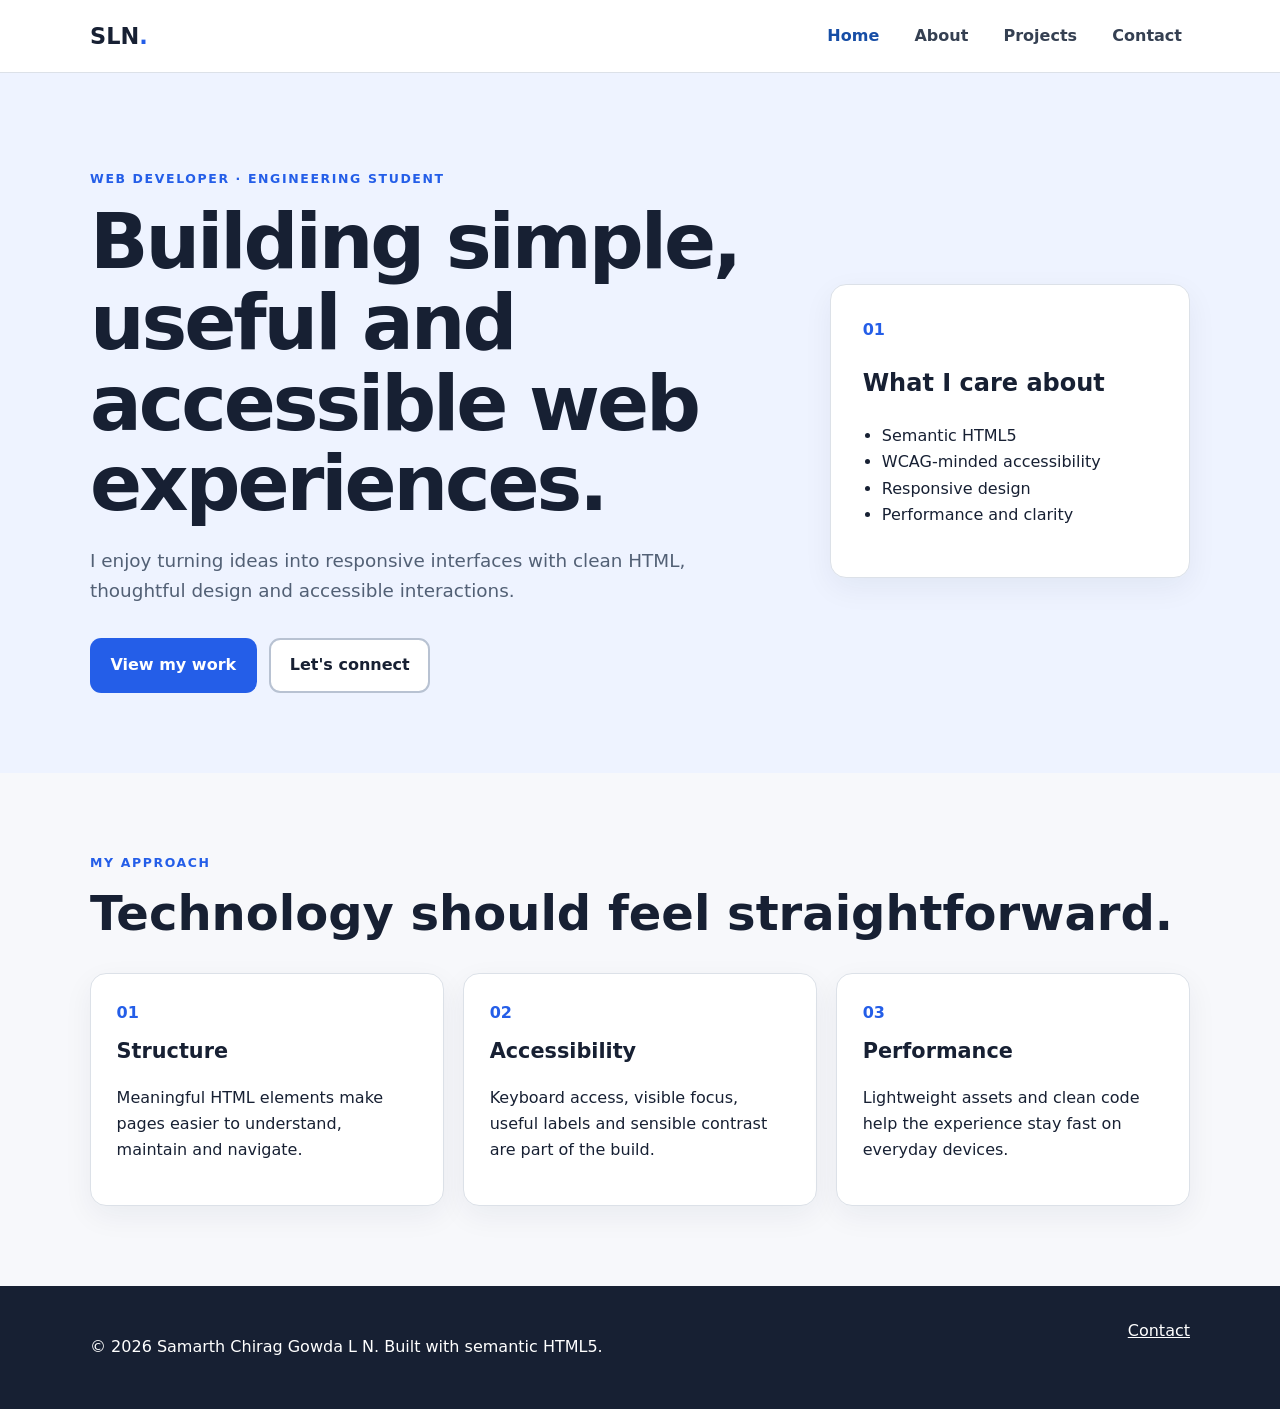
<file: index.html>
<!doctype html>
<html lang="en">
<head>
  <meta charset="utf-8">
  <meta name="viewport" content="width=device-width, initial-scale=1">
  <title>Samarth Chirag Gowda L N | Web Developer Portfolio</title>
  <meta name="description" content="Accessible personal portfolio of Samarth Chirag Gowda L N, a web developer focused on semantic HTML, responsive interfaces, and practical digital experiences.">
  <meta name="author" content="Samarth Chirag Gowda L N">
  <meta name="robots" content="index, follow">
  <meta property="og:title" content="Samarth Chirag Gowda L N | Web Developer Portfolio">
  <meta property="og:description" content="A semantic, accessible and responsive developer portfolio.">
  <meta property="og:type" content="website">
  <link rel="stylesheet" href="style.css">
</head>
<body>
  <a class="skip-link" href="#main-content">Skip to main content</a>

  <header class="site-header">
    <div class="container header-inner">
      <a class="brand" href="index.html" aria-label="Samarth Chirag Gowda L N home">SLN<span aria-hidden="true">.</span></a>
      <nav aria-label="Primary navigation">
        <ul class="nav-list">
          <li><a href="index.html" aria-current="page">Home</a></li>
          <li><a href="about.html">About</a></li>
          <li><a href="projects.html">Projects</a></li>
          <li><a href="contact.html">Contact</a></li>
        </ul>
      </nav>
    </div>
  </header>

  <main id="main-content">
    <section class="hero" aria-labelledby="hero-title">
      <div class="container hero-grid">
        <div>
          <p class="eyebrow">WEB DEVELOPER · ENGINEERING STUDENT</p>
          <h1 id="hero-title">Building simple, useful and accessible web experiences.</h1>
          <p class="hero-text">I enjoy turning ideas into responsive interfaces with clean HTML, thoughtful design and accessible interactions.</p>
          <div class="button-row">
            <a class="button primary" href="projects.html">View my work</a>
            <a class="button secondary" href="contact.html">Let's connect</a>
          </div>
        </div>
        <aside class="hero-card" aria-label="Portfolio highlights">
          <span class="card-number" aria-hidden="true">01</span>
          <h2>What I care about</h2>
          <ul>
            <li>Semantic HTML5</li>
            <li>WCAG-minded accessibility</li>
            <li>Responsive design</li>
            <li>Performance and clarity</li>
          </ul>
        </aside>
      </div>
    </section>

    <section class="section" aria-labelledby="focus-title">
      <div class="container">
        <p class="eyebrow">MY APPROACH</p>
        <h2 id="focus-title">Technology should feel straightforward.</h2>
        <div class="feature-grid">
          <article class="feature-card">
            <span class="icon" aria-hidden="true">01</span>
            <h3>Structure</h3>
            <p>Meaningful HTML elements make pages easier to understand, maintain and navigate.</p>
          </article>
          <article class="feature-card">
            <span class="icon" aria-hidden="true">02</span>
            <h3>Accessibility</h3>
            <p>Keyboard access, visible focus, useful labels and sensible contrast are part of the build.</p>
          </article>
          <article class="feature-card">
            <span class="icon" aria-hidden="true">03</span>
            <h3>Performance</h3>
            <p>Lightweight assets and clean code help the experience stay fast on everyday devices.</p>
          </article>
        </div>
      </div>
    </section>
  </main>

  <footer class="site-footer">
    <div class="container footer-inner">
      <p>&copy; 2026 Samarth Chirag Gowda L N. Built with semantic HTML5.</p>
      <nav aria-label="Footer navigation">
        <a href="contact.html">Contact</a>
      </nav>
    </div>
  </footer>
  <script src="script.js" defer></script>
</body>
</html>
</file>
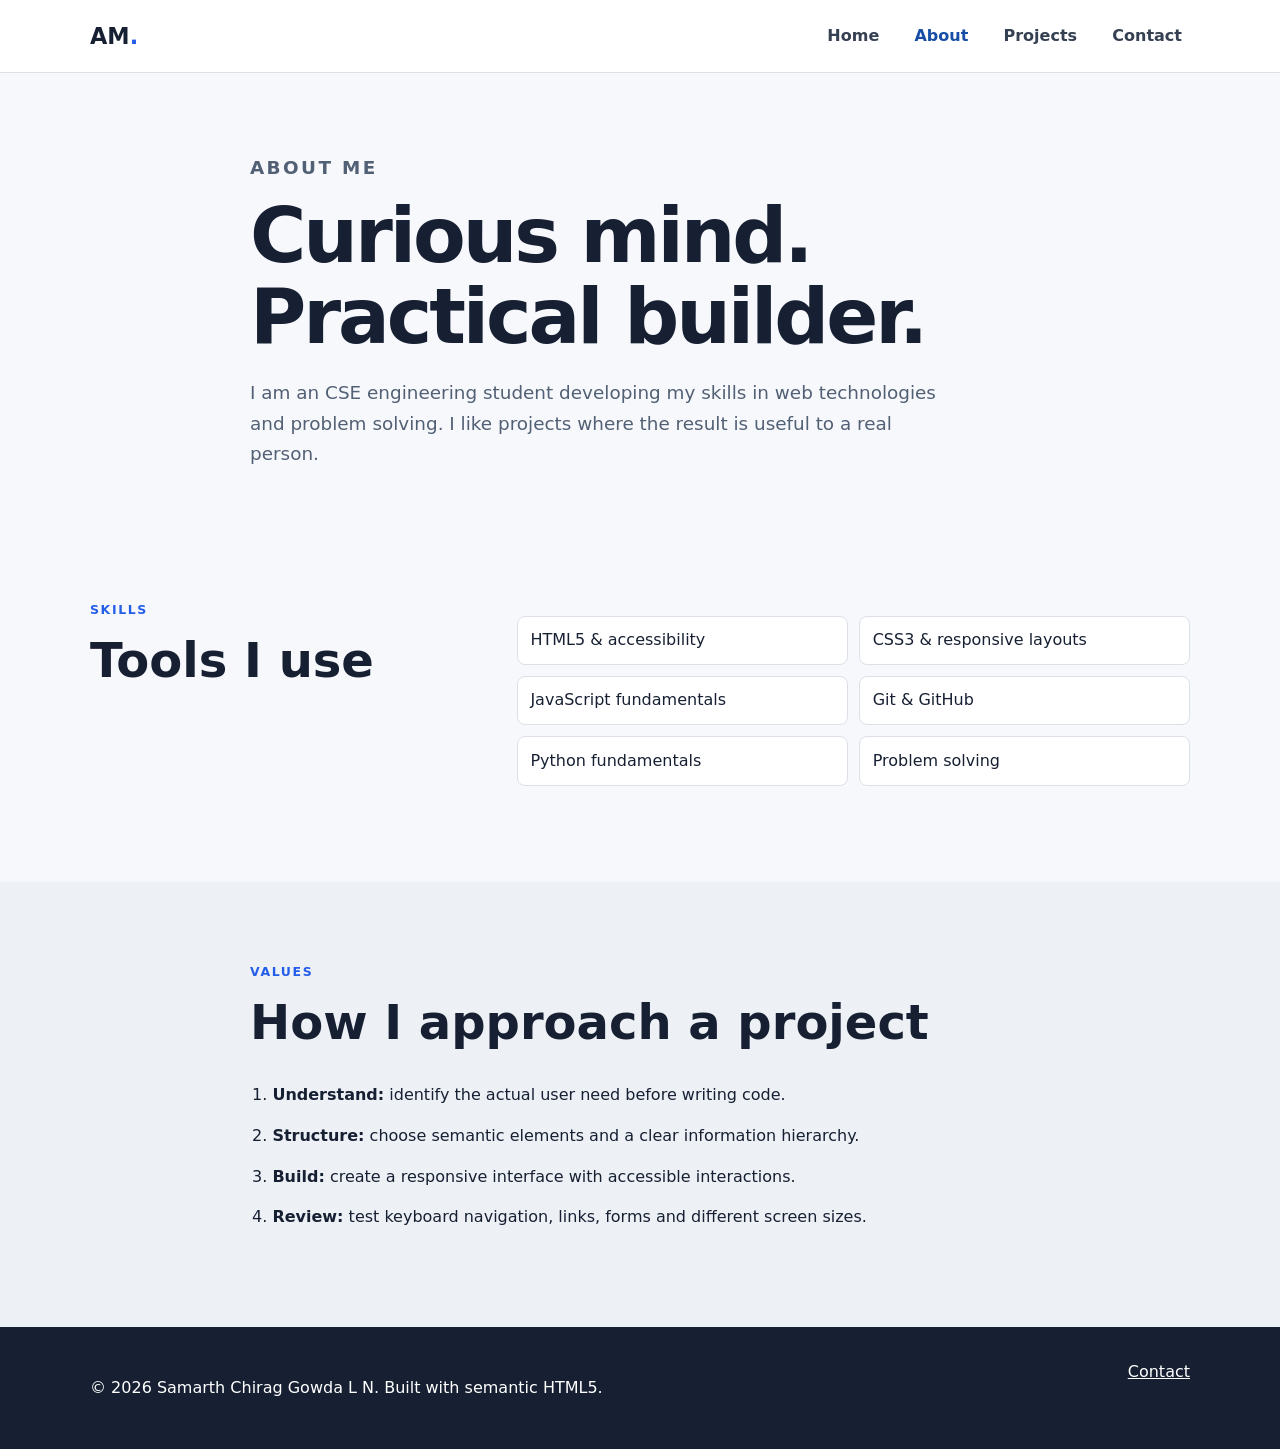
<file: about.html>
<!doctype html>
<html lang="en">
<head>
  <meta charset="utf-8">
  <meta name="viewport" content="width=device-width, initial-scale=1">
  <title>About | Samarth Chirag Gowda L N</title>
  <meta name="description" content="Learn about Samarth Chirag Gowda L N's skills, values and approach to web development.">
  <meta name="author" content="Samarth Chirag Gowda L N">
  <meta name="robots" content="index, follow">
  <link rel="stylesheet" href="style.css">
</head>
<body>
  <a class="skip-link" href="#main-content">Skip to main content</a>
  <header class="site-header">
    <div class="container header-inner">
      <a class="brand" href="index.html" aria-label="Samarth Chirag Gowda L N home">AM<span aria-hidden="true">.</span></a>
      <nav aria-label="Primary navigation">
        <ul class="nav-list">
          <li><a href="index.html">Home</a></li>
          <li><a href="about.html" aria-current="page">About</a></li>
          <li><a href="projects.html">Projects</a></li>
          <li><a href="contact.html">Contact</a></li>
        </ul>
      </nav>
    </div>
  </header>

  <main id="main-content">
    <section class="page-heading" aria-labelledby="page-title">
      <div class="container narrow">
        <p class="eyebrow">ABOUT ME</p>
        <h1 id="page-title">Curious mind. Practical builder.</h1>
        <p>I am an CSE engineering student developing my skills in web technologies and problem solving. I like projects where the result is useful to a real person.</p>
      </div>
    </section>

    <section class="section" aria-labelledby="skills-title">
      <div class="container two-column">
        <div>
          <p class="eyebrow">SKILLS</p>
          <h2 id="skills-title">Tools I use</h2>
        </div>
        <ul class="skill-list">
          <li>HTML5 &amp; accessibility</li>
          <li>CSS3 &amp; responsive layouts</li>
          <li>JavaScript fundamentals</li>
          <li>Git &amp; GitHub</li>
          <li>Python fundamentals</li>
          <li>Problem solving</li>
        </ul>
      </div>
    </section>

    <section class="section section-muted" aria-labelledby="values-title">
      <div class="container narrow">
        <p class="eyebrow">VALUES</p>
        <h2 id="values-title">How I approach a project</h2>
        <ol class="steps">
          <li><strong>Understand:</strong> identify the actual user need before writing code.</li>
          <li><strong>Structure:</strong> choose semantic elements and a clear information hierarchy.</li>
          <li><strong>Build:</strong> create a responsive interface with accessible interactions.</li>
          <li><strong>Review:</strong> test keyboard navigation, links, forms and different screen sizes.</li>
        </ol>
      </div>
    </section>
  </main>

  <footer class="site-footer">
    <div class="container footer-inner">
      <p>&copy; 2026 Samarth Chirag Gowda L N. Built with semantic HTML5.</p>
      <nav aria-label="Footer navigation"><a href="contact.html">Contact</a></nav>
    </div>
  </footer>
  <script src="script.js" defer></script>
</body>
</html>
</file>
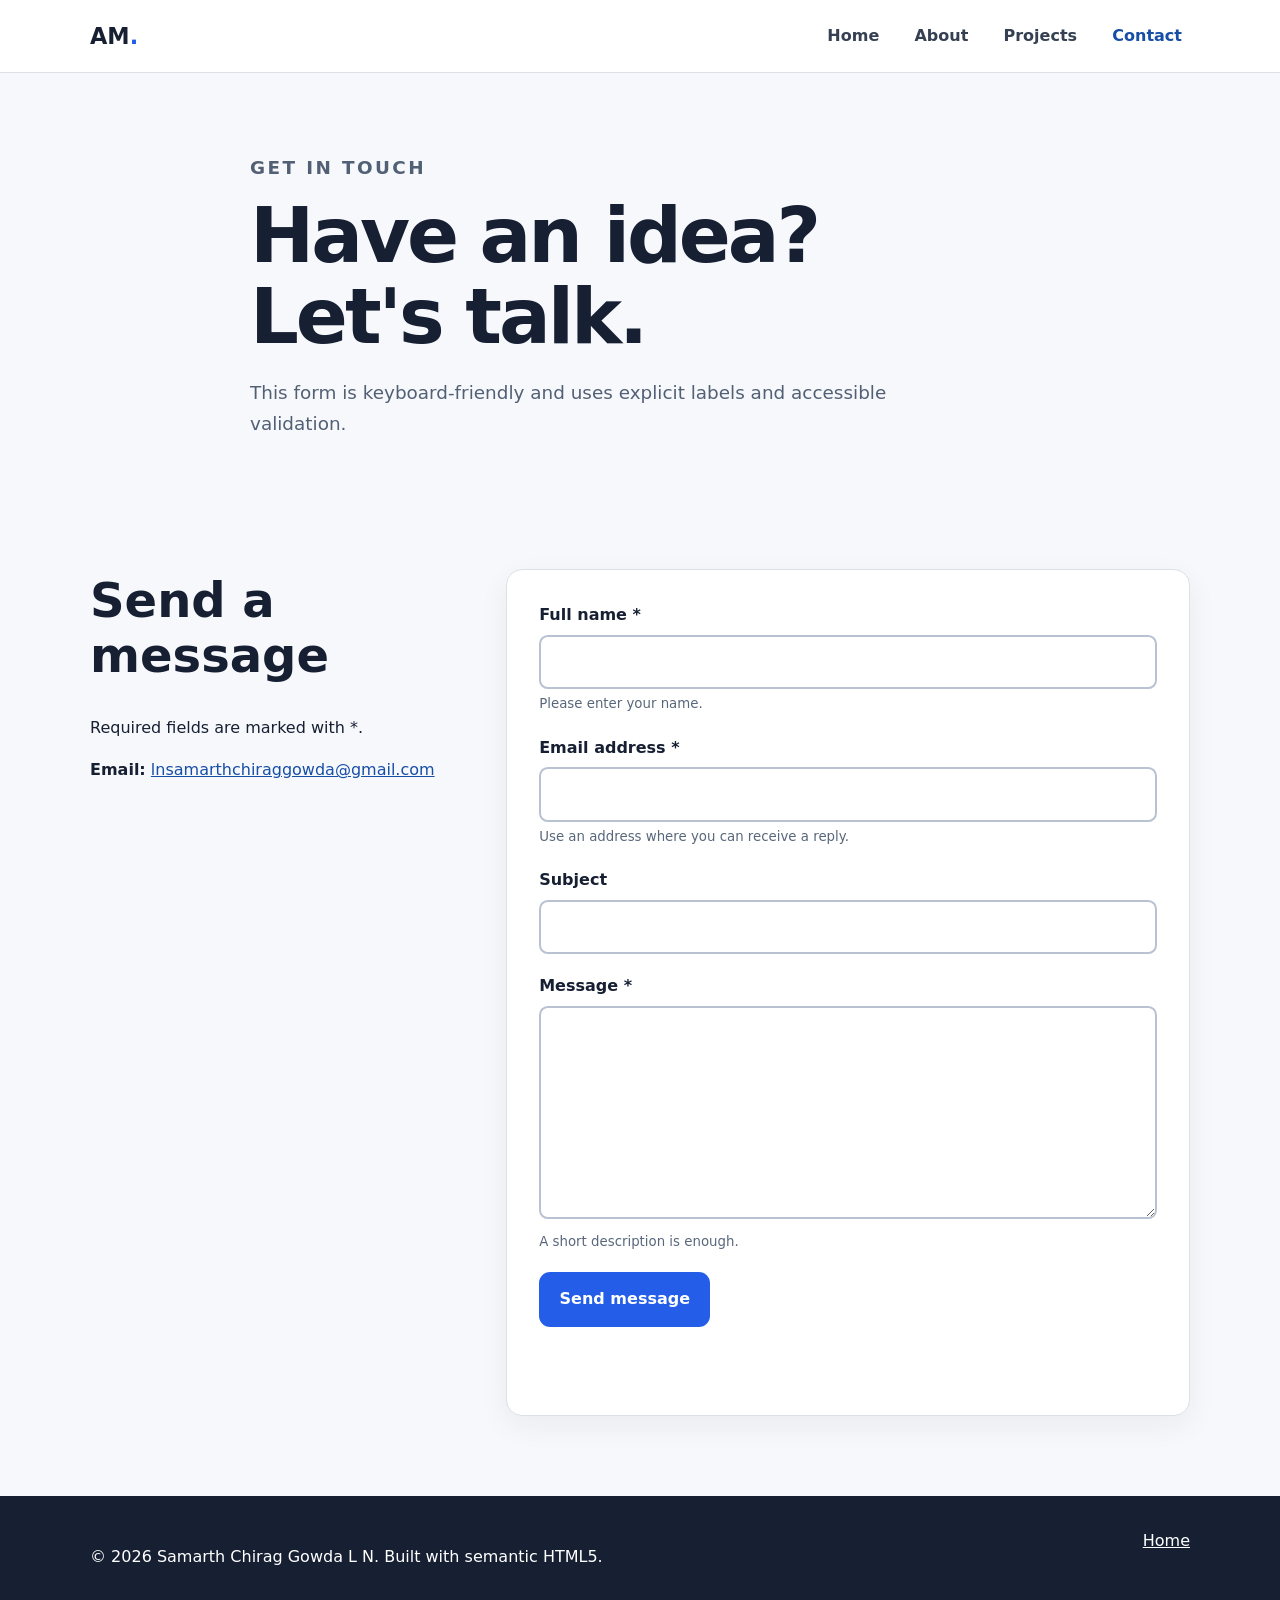
<file: contact.html>
<!doctype html>
<html lang="en">
<head>
  <meta charset="utf-8">
  <meta name="viewport" content="width=device-width, initial-scale=1">
  <title>Contact | Samarth Chirag Gowda L N</title>
  <meta name="description" content="Contact Samarth Chirag Gowda L N about web development, projects and collaboration.">
  <meta name="author" content="Samarth Chirag Gowda L N">
  <meta name="robots" content="index, follow">
  <link rel="stylesheet" href="style.css">
</head>
<body>
  <a class="skip-link" href="#main-content">Skip to main content</a>
  <header class="site-header">
    <div class="container header-inner">
      <a class="brand" href="index.html" aria-label="Samarth Chirag Gowda L N home">AM<span aria-hidden="true">.</span></a>
      <nav aria-label="Primary navigation">
        <ul class="nav-list">
          <li><a href="index.html">Home</a></li>
          <li><a href="about.html">About</a></li>
          <li><a href="projects.html">Projects</a></li>
          <li><a href="contact.html" aria-current="page">Contact</a></li>
        </ul>
      </nav>
    </div>
  </header>

  <main id="main-content">
    <section class="page-heading" aria-labelledby="page-title">
      <div class="container narrow">
        <p class="eyebrow">GET IN TOUCH</p>
        <h1 id="page-title">Have an idea? Let's talk.</h1>
        <p>This form is keyboard-friendly and uses explicit labels and accessible validation.</p>
      </div>
    </section>

    <section class="section" aria-labelledby="form-title">
      <div class="container contact-grid">
        <aside>
          <h2 id="form-title">Send a message</h2>
          <p>Required fields are marked with <span aria-hidden="true">*</span>.</p>
          <p><strong>Email:</strong> <a href="mailto:lnsamarthchiraggowda@gmail.com">lnsamarthchiraggowda@gmail.com</a></p>
        </aside>

        <form id="contact-form" class="contact-form" action="#" method="post" novalidate>
          <div class="form-field">
            <label for="name">Full name <span aria-hidden="true">*</span></label>
            <input id="name" name="name" type="text" autocomplete="name" required aria-describedby="name-help">
            <small id="name-help">Please enter your name.</small>
          </div>

          <div class="form-field">
            <label for="email">Email address <span aria-hidden="true">*</span></label>
            <input id="email" name="email" type="email" autocomplete="email" inputmode="email" required aria-describedby="email-help">
            <small id="email-help">Use an address where you can receive a reply.</small>
          </div>

          <div class="form-field">
            <label for="subject">Subject</label>
            <input id="subject" name="subject" type="text" autocomplete="off">
          </div>

          <div class="form-field">
            <label for="message">Message <span aria-hidden="true">*</span></label>
            <textarea id="message" name="message" rows="7" required aria-describedby="message-help"></textarea>
            <small id="message-help">A short description is enough.</small>
          </div>

          <button class="button primary" type="submit">Send message</button>
          <p id="form-status" class="form-status" role="status" aria-live="polite" tabindex="-1"></p>
        </form>
      </div>
    </section>
  </main>

  <footer class="site-footer">
    <div class="container footer-inner">
      <p>&copy; 2026 Samarth Chirag Gowda L N. Built with semantic HTML5.</p>
      <nav aria-label="Footer navigation"><a href="index.html">Home</a></nav>
    </div>
  </footer>
  <script src="script.js" defer></script>
</body>
</html>
</file>
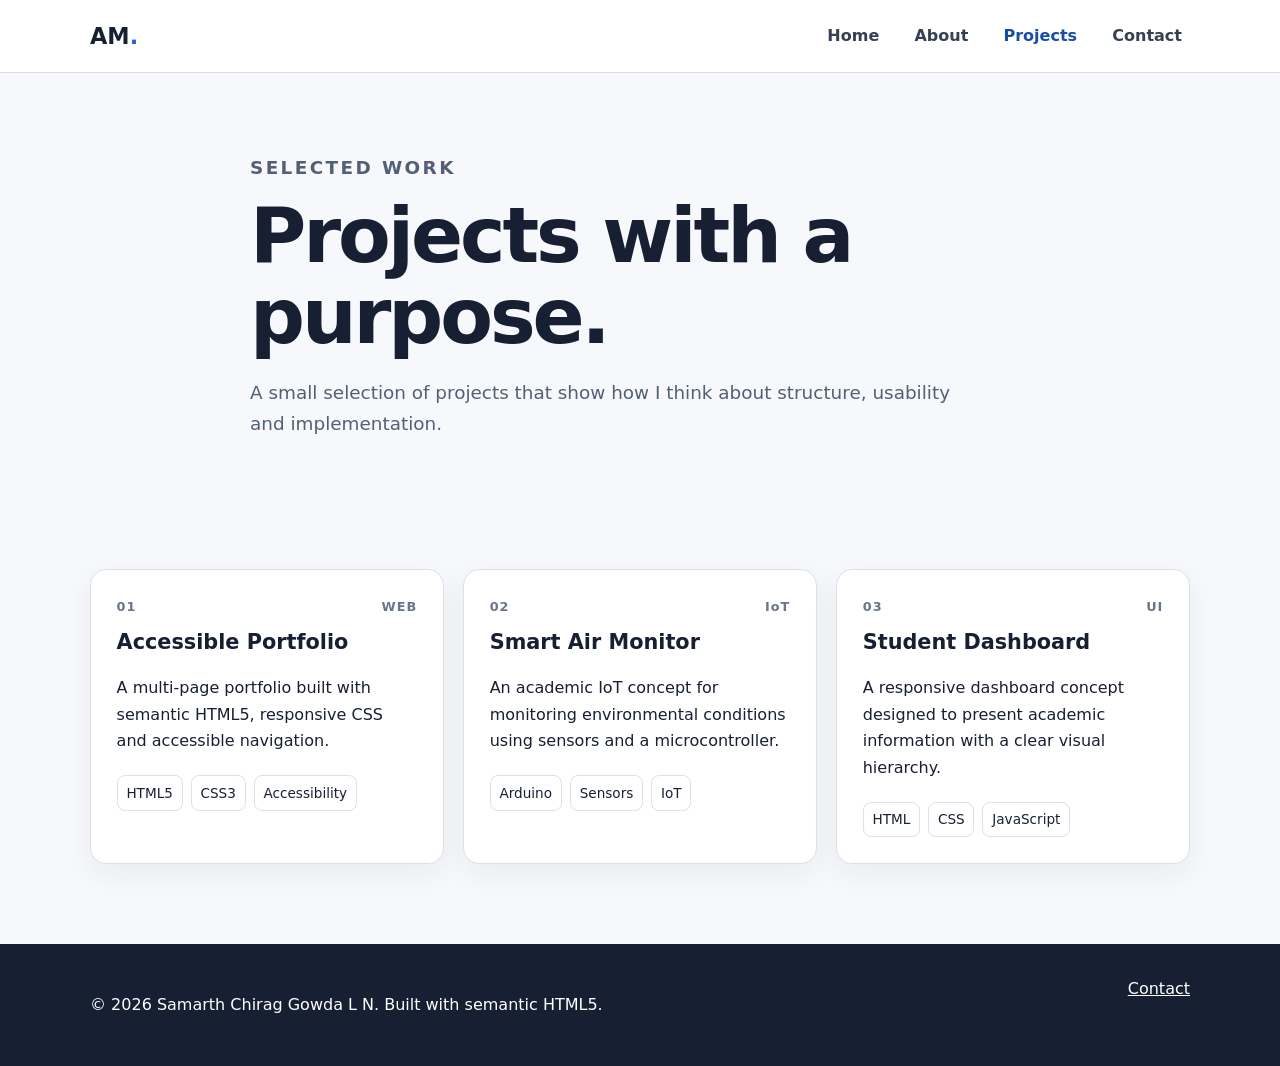
<file: projects.html>
<!doctype html>
<html lang="en">
<head>
  <meta charset="utf-8">
  <meta name="viewport" content="width=device-width, initial-scale=1">
  <title>Projects | Samarth Chirag Gowda L N</title>
  <meta name="description" content="Selected web and engineering projects by Samarth Chirag Gowda L N.">
  <meta name="author" content="Samarth Chirag Gowda L N">
  <meta name="robots" content="index, follow">
  <link rel="stylesheet" href="style.css">
</head>
<body>
  <a class="skip-link" href="#main-content">Skip to main content</a>
  <header class="site-header">
    <div class="container header-inner">
      <a class="brand" href="index.html" aria-label="Samarth Chirag Gowda L N home">AM<span aria-hidden="true">.</span></a>
      <nav aria-label="Primary navigation">
        <ul class="nav-list">
          <li><a href="index.html">Home</a></li>
          <li><a href="about.html">About</a></li>
          <li><a href="projects.html" aria-current="page">Projects</a></li>
          <li><a href="contact.html">Contact</a></li>
        </ul>
      </nav>
    </div>
  </header>

  <main id="main-content">
    <section class="page-heading" aria-labelledby="page-title">
      <div class="container narrow">
        <p class="eyebrow">SELECTED WORK</p>
        <h1 id="page-title">Projects with a purpose.</h1>
        <p>A small selection of projects that show how I think about structure, usability and implementation.</p>
      </div>
    </section>

    <section class="section" aria-labelledby="project-list-title">
      <div class="container">
        <h2 class="visually-hidden" id="project-list-title">Project list</h2>
        <div class="project-grid">
          <article class="project-card">
            <div class="project-top"><span>01</span><span>WEB</span></div>
            <h3>Accessible Portfolio</h3>
            <p>A multi-page portfolio built with semantic HTML5, responsive CSS and accessible navigation.</p>
            <ul class="tag-list" aria-label="Technologies used">
              <li>HTML5</li><li>CSS3</li><li>Accessibility</li>
            </ul>
          </article>

          <article class="project-card">
            <div class="project-top"><span>02</span><span>IoT</span></div>
            <h3>Smart Air Monitor</h3>
            <p>An academic IoT concept for monitoring environmental conditions using sensors and a microcontroller.</p>
            <ul class="tag-list" aria-label="Technologies used">
              <li>Arduino</li><li>Sensors</li><li>IoT</li>
            </ul>
          </article>

          <article class="project-card">
            <div class="project-top"><span>03</span><span>UI</span></div>
            <h3>Student Dashboard</h3>
            <p>A responsive dashboard concept designed to present academic information with a clear visual hierarchy.</p>
            <ul class="tag-list" aria-label="Technologies used">
              <li>HTML</li><li>CSS</li><li>JavaScript</li>
            </ul>
          </article>
        </div>
      </div>
    </section>
  </main>

  <footer class="site-footer">
    <div class="container footer-inner">
      <p>&copy; 2026 Samarth Chirag Gowda L N. Built with semantic HTML5.</p>
      <nav aria-label="Footer navigation"><a href="contact.html">Contact</a></nav>
    </div>
  </footer>
  <script src="script.js" defer></script>
</body>
</html>
</file>
<file: style.css>
*{box-sizing:border-box}html{scroll-behavior:smooth}body{margin:0;background:#f7f8fb;color:#172033;font-family:system-ui,-apple-system,BlinkMacSystemFont,"Segoe UI",sans-serif;line-height:1.65}a{color:#174ea6}a:focus-visible,button:focus-visible,input:focus-visible,textarea:focus-visible{outline:3px solid #ffbf47;outline-offset:3px}.skip-link{position:absolute;left:1rem;top:-4rem;background:#111827;color:#fff;padding:.75rem 1rem;border-radius:.5rem;z-index:100}.skip-link:focus{top:1rem}.container{width:min(1100px,92%);margin-inline:auto}.narrow{max-width:780px}.site-header{background:#fff;border-bottom:1px solid #dce1e8;position:sticky;top:0;z-index:20}.header-inner{min-height:72px;display:flex;align-items:center;justify-content:space-between;gap:1rem}.brand{font-size:1.4rem;font-weight:900;text-decoration:none;color:#172033}.brand span{color:#245ee8}.nav-list{list-style:none;display:flex;gap:1.2rem;padding:0;margin:0}.nav-list a{text-decoration:none;font-weight:700;color:#354052;padding:.5rem;border-radius:.35rem}.nav-list a[aria-current=page]{color:#174ea6}.hero{padding:6rem 0 5rem;background:#eef3ff}.hero-grid{display:grid;grid-template-columns:1.5fr .8fr;gap:4rem;align-items:center}.eyebrow{font-size:.78rem;font-weight:800;letter-spacing:.13em;color:#245ee8;margin:0 0 .8rem}.hero h1,.page-heading h1{font-size:clamp(2.4rem,6vw,4.8rem);line-height:1.05;letter-spacing:-.04em;margin:.2rem 0 1.3rem}.hero-text,.page-heading p{font-size:1.15rem;max-width:700px;color:#526075}.button-row{display:flex;flex-wrap:wrap;gap:.8rem;margin-top:2rem}.button{display:inline-block;border:2px solid transparent;border-radius:.7rem;padding:.75rem 1.15rem;font:inherit;font-weight:800;text-decoration:none;cursor:pointer}.primary{background:#245ee8;color:#fff}.secondary{background:#fff;color:#172033;border-color:#b8c2d2}.hero-card,.feature-card,.project-card,.contact-form{background:#fff;border:1px solid #dce1e8;border-radius:1rem;box-shadow:0 10px 30px rgba(20,35,60,.06)}.hero-card{padding:2rem}.hero-card ul{padding-left:1.2rem}.card-number,.icon{font-weight:900;color:#245ee8}.section{padding:5rem 0}.section-muted{background:#edf0f5}.section h2{font-size:clamp(1.8rem,4vw,3rem);line-height:1.15;margin:.2rem 0 2rem}.feature-grid,.project-grid{display:grid;grid-template-columns:repeat(3,1fr);gap:1.2rem}.feature-card,.project-card{padding:1.6rem}.feature-card h3,.project-card h3{font-size:1.3rem;margin:.5rem 0}.page-heading{padding:5rem 0 2rem}.two-column{display:grid;grid-template-columns:.7fr 1.3fr;gap:4rem}.skill-list{display:grid;grid-template-columns:1fr 1fr;gap:.7rem;padding:0;list-style:none}.skill-list li,.tag-list li{background:#fff;border:1px solid #dce1e8;border-radius:.5rem;padding:.65rem .8rem}.steps{padding-left:1.4rem}.steps li{margin:.9rem 0}.project-top{display:flex;justify-content:space-between;color:#68758a;font-size:.8rem;font-weight:800;letter-spacing:.08em}.tag-list{display:flex;flex-wrap:wrap;gap:.5rem;padding:0;margin:1.3rem 0 0;list-style:none;font-size:.85rem}.tag-list li{padding:.35rem .55rem}.contact-grid{display:grid;grid-template-columns:.7fr 1.3fr;gap:3rem;align-items:start}.contact-form{padding:2rem}.form-field{margin-bottom:1.2rem}.form-field label{display:block;font-weight:800;margin-bottom:.4rem}.form-field input,.form-field textarea{width:100%;border:2px solid #b8c2d2;border-radius:.55rem;padding:.75rem;font:inherit;color:#172033;background:#fff}.form-field small{display:block;color:#59677b;margin-top:.25rem}.form-status{min-height:1.5rem;font-weight:700}.site-footer{background:#172033;color:#fff;padding:2rem 0}.footer-inner{display:flex;justify-content:space-between;gap:1rem}.footer-inner a{color:#fff}.visually-hidden{position:absolute!important;width:1px!important;height:1px!important;padding:0!important;margin:-1px!important;overflow:hidden!important;clip:rect(0,0,0,0)!important;white-space:nowrap!important;border:0!important}@media(max-width:760px){.hero-grid,.two-column,.contact-grid,.feature-grid,.project-grid{grid-template-columns:1fr}.header-inner{align-items:flex-start;flex-direction:column;padding:1rem 0}.nav-list{flex-wrap:wrap;gap:.3rem}.hero{padding-top:4rem}.skill-list{grid-template-columns:1fr}.footer-inner{flex-direction:column}}@media(prefers-reduced-motion:reduce){html{scroll-behavior:auto}}
</file>
